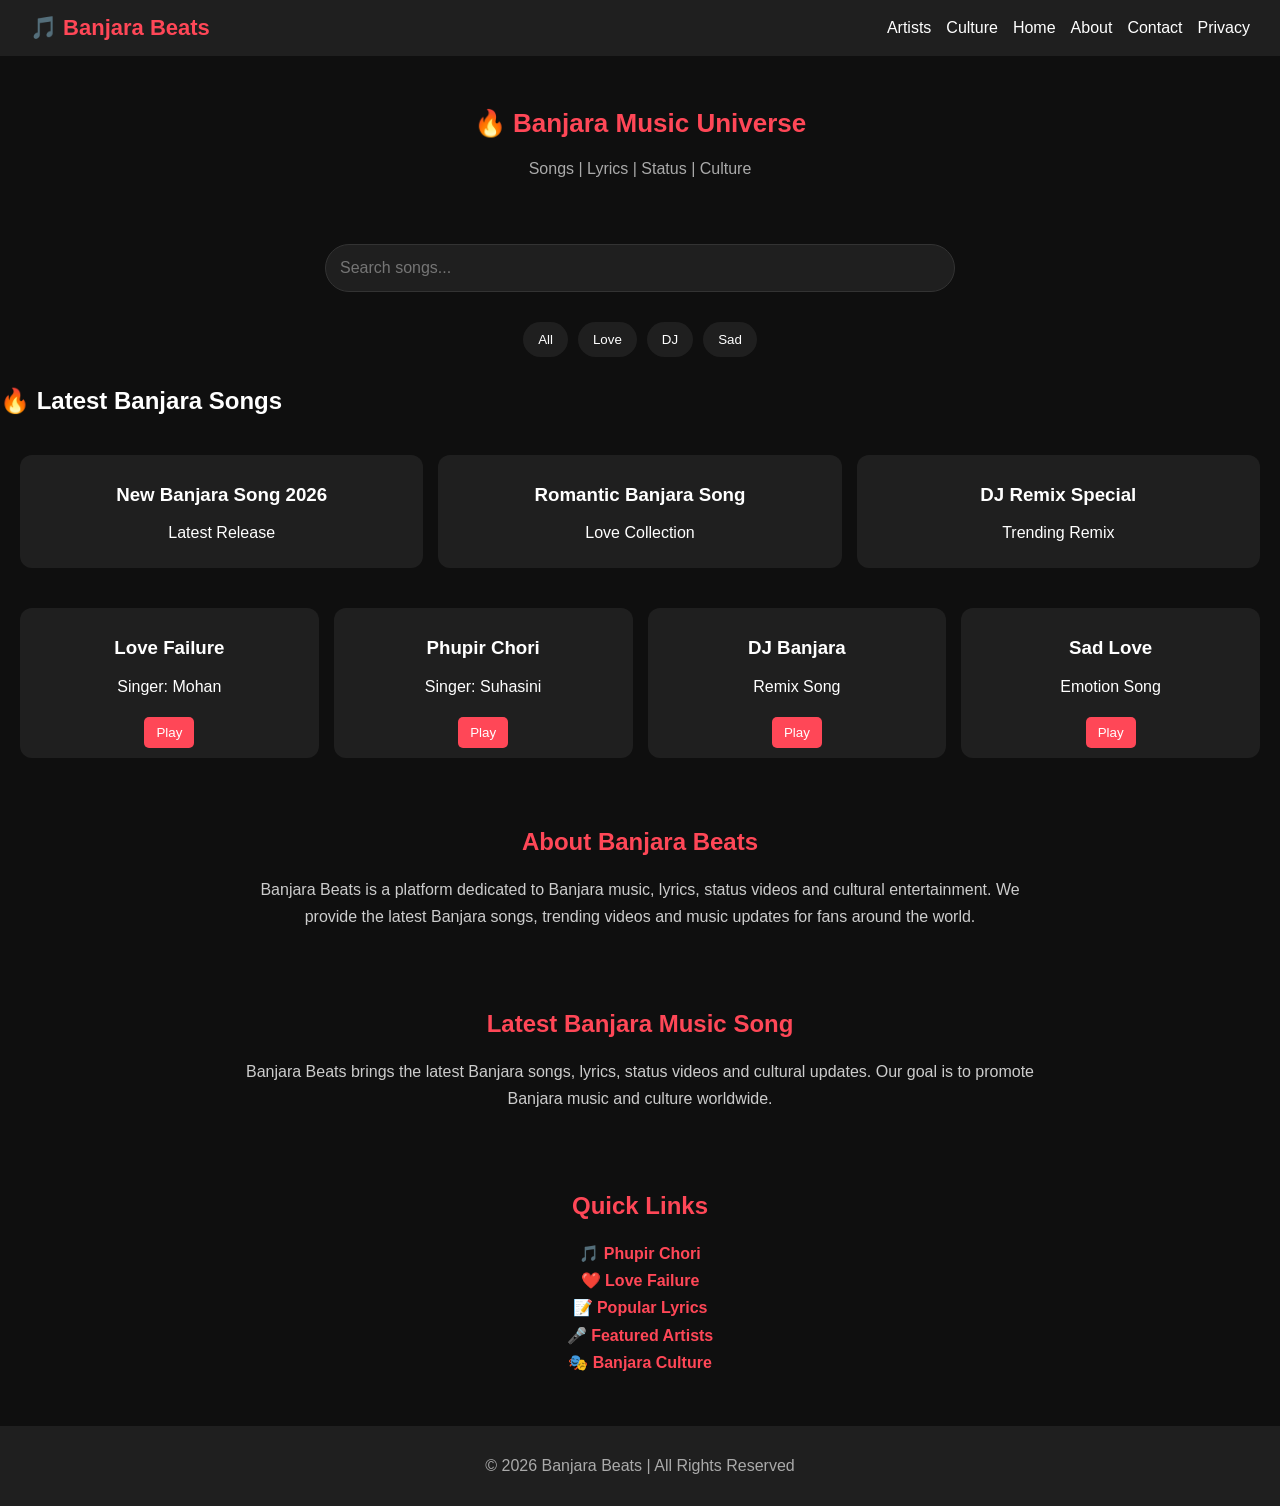
<file: index.html>
<!DOCTYPE html>
<html lang="en">
<head>
<meta charset="UTF-8">
<meta name="viewport" content="width=device-width, initial-scale=1.0">
<meta name="google-site-verification" content="E8If9CrSb60OHr5Ygs2DLrVvWcjTX-Pww-fNVVdiGdA" />
<title>Banjara Beats - Latest Banjara Songs, Lyrics & Culture</title>
<link rel="stylesheet" href="style.css">
</head>

<body>

<!-- HEADER -->
<header>

  <div class="logo">🎵 Banjara Beats</div>

  <nav>
    <a href="artists.html">Artists</a>
    <a href="culture.html">Culture</a>
    <a href="index.html">Home</a>
    <a href="about.html">About</a>
    <a href="contact.html">Contact</a>
    <a href="privacy-policy.html">Privacy</a>
  </nav>

</header>

<!-- HERO -->
<section class="hero">
  <h1>🔥 Banjara Music Universe</h1>
  <p>Songs | Lyrics | Status | Culture</p>
</section>
  
<div class="search-box">
  <input type="text" placeholder="Search songs...">
</div>
  
<!-- CATEGORIES -->
<section class="categories">
  <button>All</button>
  <button>Love</button>
  <button>DJ</button>
  <button>Sad</button>
</section>
<section class="trending">
  <h2>🔥 Latest Banjara Songs</h2>

  <div class="grid">
    <div class="card">
      <h3>New Banjara Song 2026</h3>
      <p>Latest Release</p>
    </div>

    <div class="card">
      <h3>Romantic Banjara Song</h3>
      <p>Love Collection</p>
    </div>

    <div class="card">
      <h3>DJ Remix Special</h3>
      <p>Trending Remix</p>
    </div>
  </div>
</section>
  
<!-- SONG GRID -->
<section class="grid">

  <div class="card">
    <h3>Love Failure</h3>
    <p>Singer: Mohan</p>

    <a href="song-love-failure.html">
      <button>Play</button>
    </a>
  </div>

  <div class="card">
    <h3>Phupir Chori</h3>
    <p>Singer: Suhasini</p>

    <a href="song-phupir-chori.html">
      <button>Play</button>
    </a>
  </div>

  <div class="card">
    <h3>DJ Banjara</h3>
    <p>Remix Song</p>

    <a href="song-dj-banjara.html">
      <button>Play</button>
    </a>
  </div>

  <div class="card">
    <h3>Sad Love</h3>
    <p>Emotion Song</p>

    <a href="song-sad-love.html">
      <button>Play</button>
    </a>
  </div>

</section>
<section class="about">
  <h2>About Banjara Beats</h2>

  <p>
    Banjara Beats is a platform dedicated to Banjara music, lyrics,
    status videos and cultural entertainment. We provide the latest
    Banjara songs, trending videos and music updates for fans around
    the world.
  </p>

</section>
 <section class="about">
  <h2>Latest Banjara Music Song</h2>

  <p>
    Banjara Beats brings the latest Banjara songs, lyrics,
    status videos and cultural updates. Our goal is to
    promote Banjara music and culture worldwide.
  </p>
</section> 
  <section class="about">
  <h2>Quick Links</h2>

  <p><a href="song-phupir-chori.html">🎵 Phupir Chori</a></p>

  <p><a href="song-love-failure.html">❤️ Love Failure</a></p>

  <p><a href="lyrics-phupir-chori.html">📝 Popular Lyrics</a></p>

  <p><a href="artists.html">🎤 Featured Artists</a></p>

  <p><a href="culture.html">🎭 Banjara Culture</a></p>
</section>
<!-- FOOTER -->
<footer>
  <p>© 2026 Banjara Beats | All Rights Reserved</p>
</footer>

</body>
</html>
</file>
<file: style.css>
body {
  margin: 0;
  font-family: Arial;
  background: #0f0f0f;
  color: white;
}

/* HEADER */
header {
  display: flex;
  justify-content: space-between;
  align-items: center;
  padding: 15px 30px;
  background: #1f1f1f;
  flex-wrap: wrap;
}

.logo {
  color: #ff4757;
  font-size: 22px;
  font-weight: bold;
}

/* HERO */
.hero {
  text-align: center;
  padding: 30px 20px;
}

.hero h1 {
  color: #ff4757;
  font-size: 26px;
}

.hero p {
  color: #aaa;
}

/* CATEGORIES */
.categories {
  display: flex;
  justify-content: center;
  flex-wrap: wrap;
  gap: 10px;
  padding: 10px;
}

.categories button {
  padding: 10px 15px;
  border-radius: 20px;
  border: none;
  background: #1f1f1f;
  color: white;
  cursor: pointer;
  transition: 0.3s;
}

.categories button:hover {
  background: #ff4757;
}

/* GRID */
.grid {
  display: grid;
  grid-template-columns: repeat(auto-fit, minmax(160px, 1fr));
  gap: 15px;
  padding: 20px;
}

/* CARD */
.card {
  background: #1f1f1f;
  padding: 10px;
  border-radius: 12px;
  text-align: center;
  transition: 0.3s;
}

.card:hover {
  transform: scale(1.05);
}

.card img {
  width: 100%;
  border-radius: 10px;
}

.card button {
  margin-top: 5px;
  background: #ff4757;
  border: none;
  padding: 8px 12px;
  color: white;
  cursor: pointer;
  border-radius: 5px;
}

/* FOOTER */
footer {
  text-align: center;
  padding: 15px;
  background: #1f1f1f;
  margin-top: 20px;
  color: #aaa;
}
.about {
  padding: 30px;
  text-align: center;
}

.about h2 {
  color: #ff4757;
}

.about p {
  max-width: 800px;
  margin: auto;
  line-height: 1.7;
  color: #ccc;
}
nav {
  display: flex;
  gap: 15px;
}

nav a {
  color: white;
  text-decoration: none;
}

nav a:hover {
  color: #ff4757;
}
.search-box{
  text-align:center;
  margin:20px;
}

.search-box input {
  width: 90%;
  max-width: 600px;
  padding: 14px;
  border-radius: 30px;
  border: 1px solid #333;
  background: #1f1f1f;
  color: white;
  font-size: 16px;
}
.hero-banner {
  text-align: center;
  padding: 20px;
  margin: 20px auto;
  max-width: 800px;
}

.hero-banner h2 {
  color: #ff4757;
  margin-bottom: 10px;
}

.hero-banner p {
  color: #aaa;
}
.about a {
  color: #ff4757;
  text-decoration: none;
  font-weight: bold;
}

.about a:hover {
  color: white;
}
</file>
